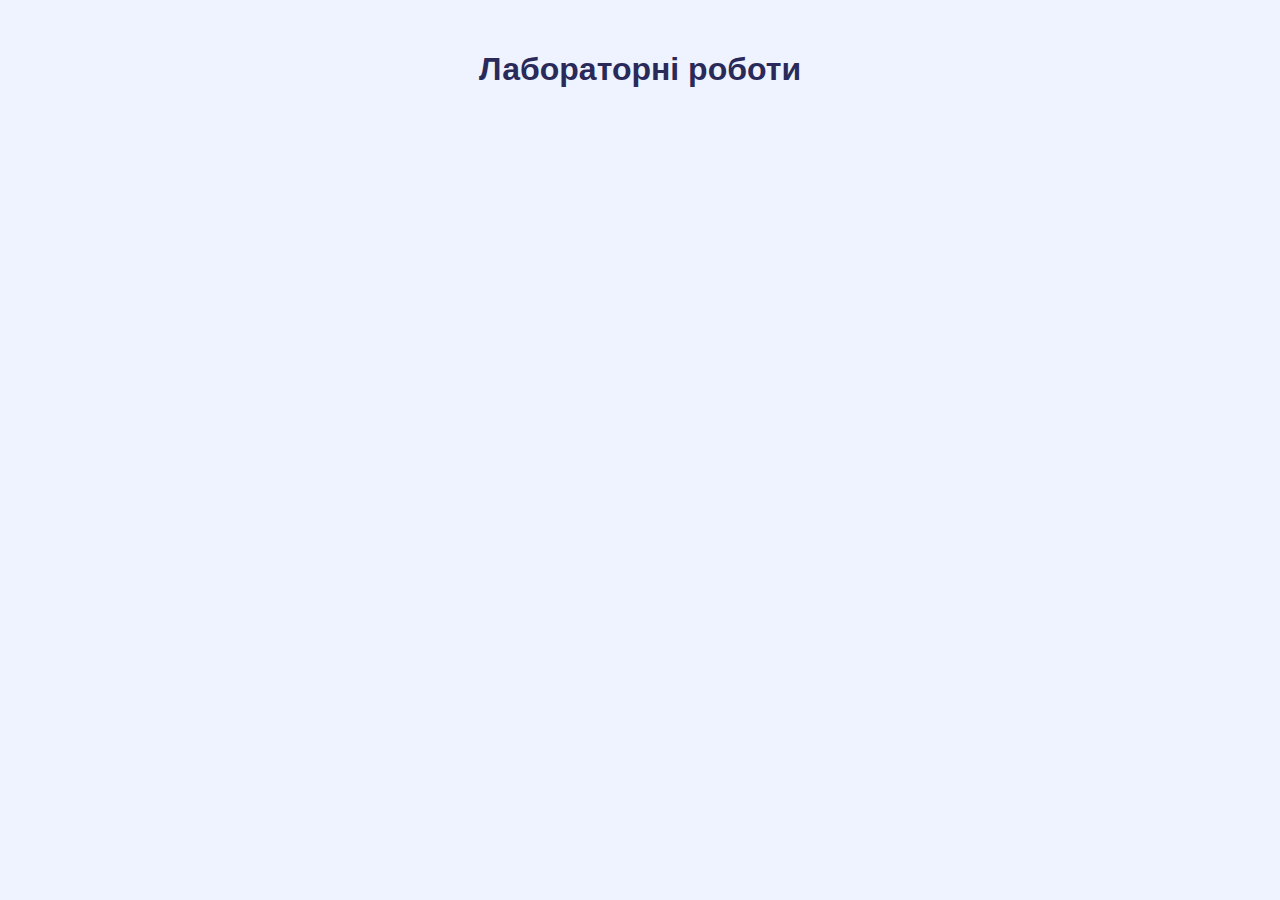
<file: index.html>
<!DOCTYPE html>
<html lang="uk">
<head>
    <meta charset="UTF-8">
    <meta name="viewport" content="width=device-width, initial-scale=1.0">
    <title>Лабораторні роботи</title>
    <link rel="stylesheet" href="style.css">
</head>
<body>

<div class="container">
    <h1>Лабораторні роботи</h1>
    <div class="labs" id="labs"></div>
</div>

<script src="script.js"></script>
</body>
</html>
</file>
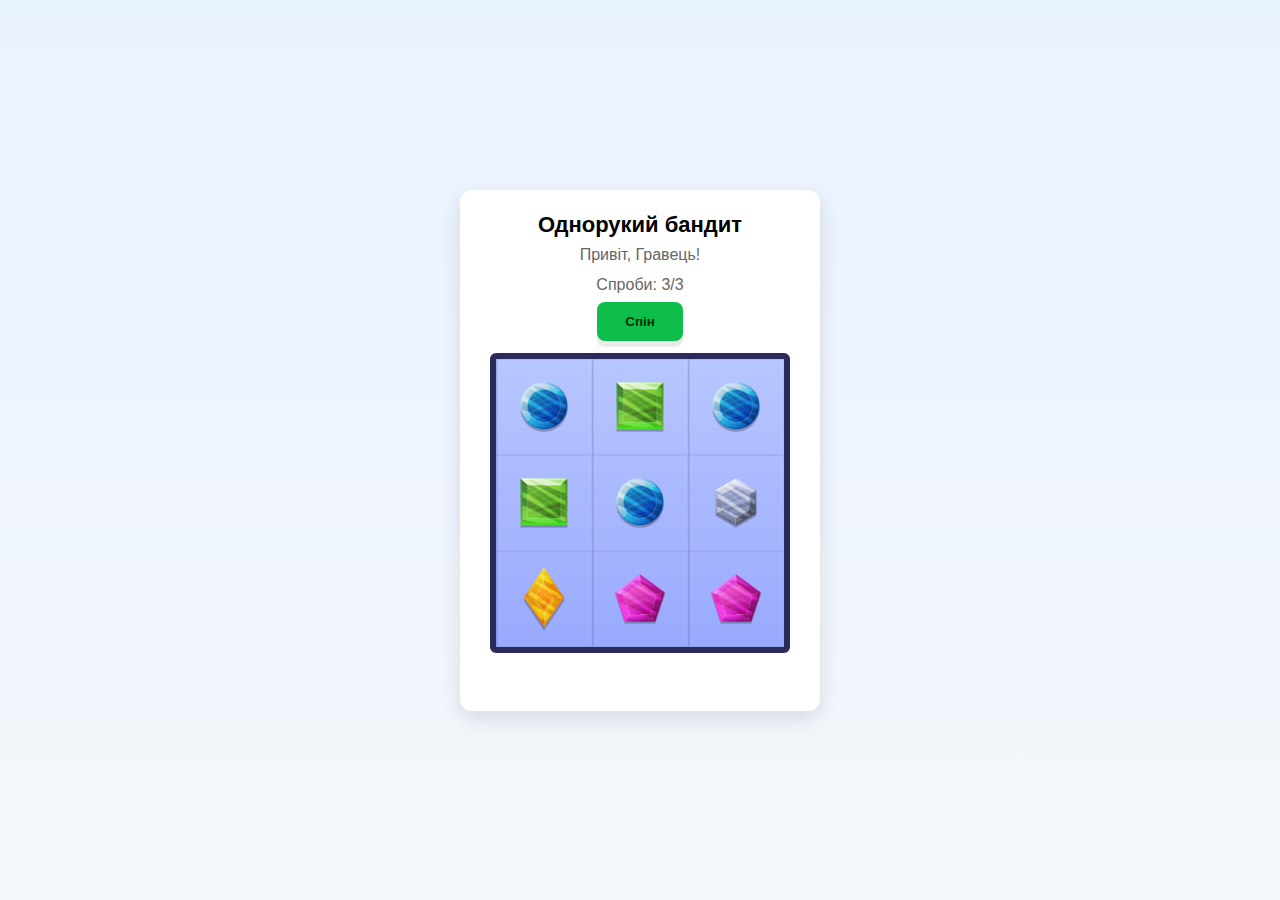
<file: lr-10/index.html>
<!doctype html>
<html lang="uk">
<head>
  <meta charset="utf-8" />
  <meta name="viewport" content="width=device-width,initial-scale=1" />
  <title>Однорукий бандит</title>
  <link rel="stylesheet" href="style.css" />
</head>
<body>
  <div class="container">
    <h1>Однорукий бандит</h1>
    <p id="hello" class="subtitle">Ласкаво просимо!</p>

    <div class="attempts">Спроби: <span id="attemptsLeft">3</span>/3</div>

    <button id="generate" class="btn">Спін</button>

    <div class="slot-wrapper">
      <div class="slot" data-col="0">
        <div class="reel"></div>
      </div>
      <div class="slot" data-col="1">
        <div class="reel"></div>
      </div>
      <div class="slot" data-col="2">
        <div class="reel"></div>
      </div>

      <!-- grid overlay for cells (3x3) -->
      <div class="grid">
        <div class="cell" data-row="0" data-col="0"></div>
        <div class="cell" data-row="0" data-col="1"></div>
        <div class="cell" data-row="0" data-col="2"></div>

        <div class="cell" data-row="1" data-col="0"></div>
        <div class="cell" data-row="1" data-col="1"></div>
        <div class="cell" data-row="1" data-col="2"></div>

        <div class="cell" data-row="2" data-col="0"></div>
        <div class="cell" data-row="2" data-col="1"></div>
        <div class="cell" data-row="2" data-col="2"></div>
      </div>

      <!-- SVG for animated winning lines -->
      <svg class="lines" viewBox="0 0 300 300" preserveAspectRatio="none" aria-hidden="true">
        <!-- 3 horizontals -->
        <line id="line-row-0" x1="10" y1="50" x2="290" y2="50" />
        <line id="line-row-1" x1="10" y1="150" x2="290" y2="150" />
        <line id="line-row-2" x1="10" y1="250" x2="290" y2="250" />
        <!-- diagonals -->
        <line id="line-diag-1" x1="10" y1="10" x2="290" y2="290" />
        <line id="line-diag-2" x1="290" y1="10" x2="10" y2="290" />
      </svg>
    </div>

    <div id="message" class="message"></div>
  </div>

  <script src="script.js"></script>
</body>
</html>
</file>
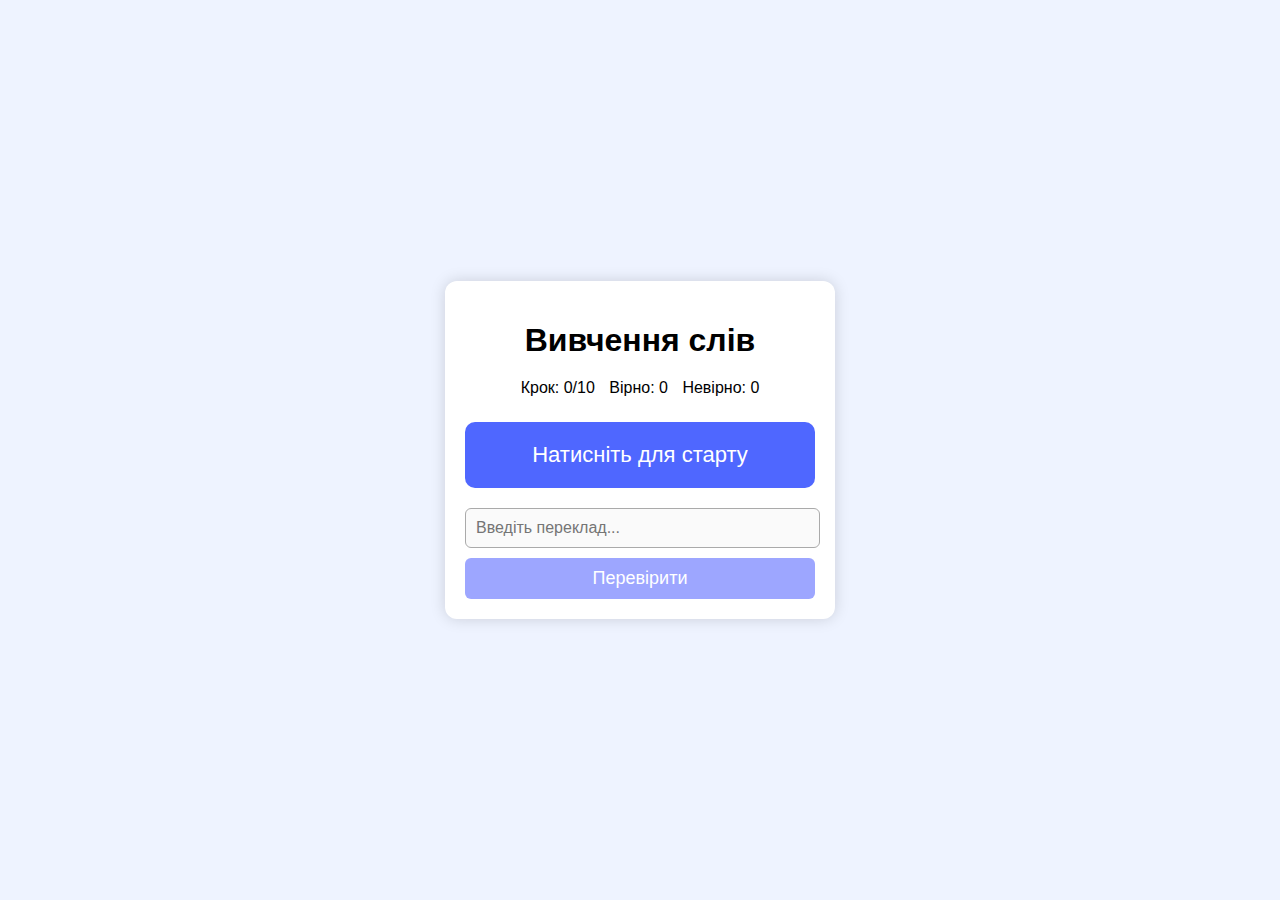
<file: lr-11/index.html>
<!DOCTYPE html>
<html lang="uk">
<head>
    <meta charset="UTF-8">
    <meta name="viewport" content="width=device-width, initial-scale=1.0">
    <title>Language Learning App</title>
    <link rel="stylesheet" href="style.css">
    <script src="https://code.jquery.com/jquery-3.6.0.min.js"></script>
</head>
<body>

<div class="container">
    <h1>Вивчення слів</h1>

    <div class="stats">
        <span id="step">Крок: 0/10</span>
        <span id="correct">Вірно: 0</span>
        <span id="wrong">Невірно: 0</span>
    </div>

    <div id="card" class="card">Натисніть для старту</div>

    <input type="text" id="inputWord" placeholder="Введіть переклад..." disabled>

    <button id="checkBtn" disabled>Перевірити</button>
</div>

<!-- Модальне вікно -->
<div id="modal" class="modal">
    <div class="modal-content">
        <h2>Ваш результат</h2>
        <p id="resultText"></p>
        <button id="closeModal">Закрити</button>
    </div>
</div>

<script src="script.js"></script>
</body>
</html>
</file>
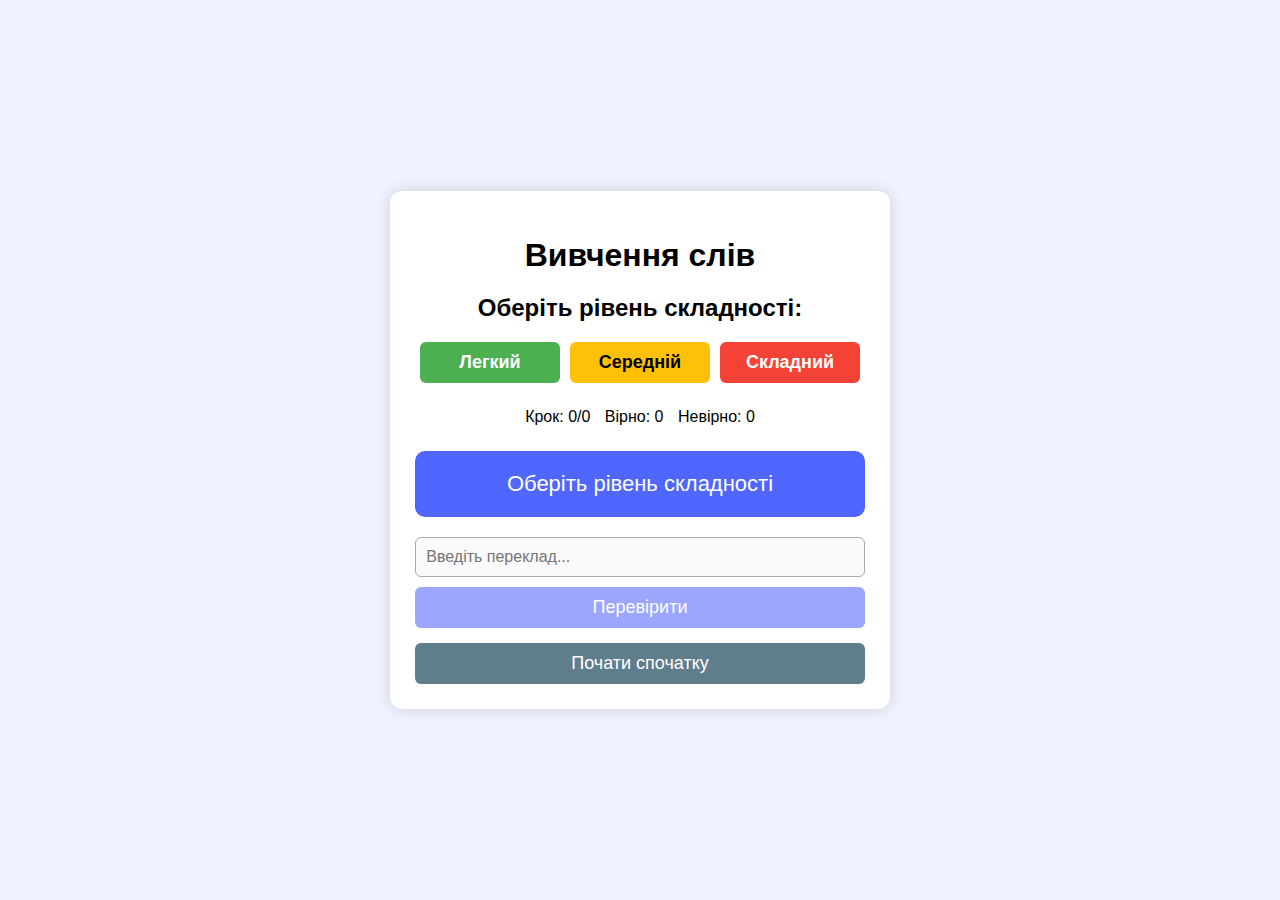
<file: lr-12/index.html>
<!DOCTYPE html>
<html lang="uk">
<head>
    <meta charset="UTF-8">
    <meta name="viewport" content="width=device-width, initial-scale=1.0">
    <title>Language Learning App</title>
    <link rel="stylesheet" href="style.css">
    <script src="https://code.jquery.com/jquery-3.6.0.min.js"></script>
</head>
<body>
<div class="container">
    <h1>Вивчення слів</h1>

    <div class="difficulty-levels">
        <h2>Оберіть рівень складності:</h2>
        <div class="levels">
            <button class="level-btn" data-level="easy">Легкий</button>
            <button class="level-btn" data-level="medium">Середній</button>
            <button class="level-btn" data-level="hard">Складний</button>
        </div>
    </div>

    <div class="stats">
        <span id="step">Крок: 0/0</span>
        <span id="correct">Вірно: 0</span>
        <span id="wrong">Невірно: 0</span>
    </div>

    <div id="card" class="card">Оберіть рівень складності</div>

    <input type="text" id="inputWord" placeholder="Введіть переклад..." disabled>
    <button id="checkBtn" disabled>Перевірити</button>
    <button id="restartBtn" class="restart-btn">Почати спочатку</button>
</div>

<div id="modal" class="modal">
    <div class="modal-content">
        <h2>Ваш результат</h2>
        <p id="resultText"></p>
        <button id="closeModal">Закрити</button>
    </div>
</div>

<script src="script.js"></script>
</body>
</html>
</file>
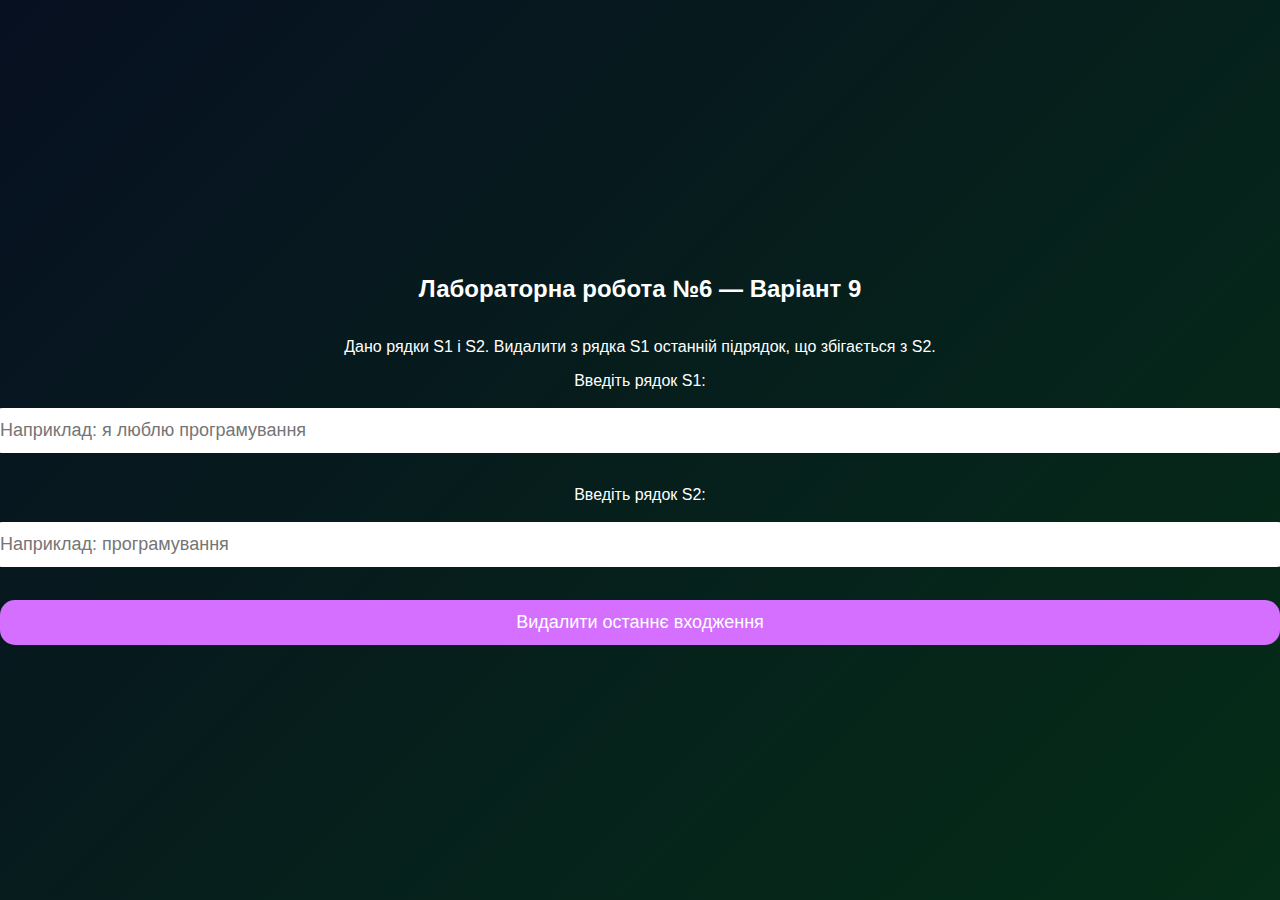
<file: lr-7/index.html>
<!DOCTYPE html>
<html lang="uk">
<head>
  <meta charset="UTF-8">
  <meta name="viewport" content="width=device-width, initial-scale=1.0">
  <title>Лабораторна №6 — Варіант 9</title>
  <link rel="stylesheet" href="style.css">
</head>
<body>
  <h2>Лабораторна робота №6 — Варіант 9</h2>
  <p>Дано рядки S1 і S2. Видалити з рядка S1 останній підрядок, що збігається з S2.</p>

  <label>Введіть рядок S1:</label><br>
  <input type="text" id="s1" placeholder="Наприклад: я люблю програмування"><br>

  <label>Введіть рядок S2:</label><br>
  <input type="text" id="s2" placeholder="Наприклад: програмування"><br>

  <button onclick="removeLast()">Видалити останнє входження</button>

  <div id="result"></div>

  <script src="script.js"></script>
</body>
</html>
</file>
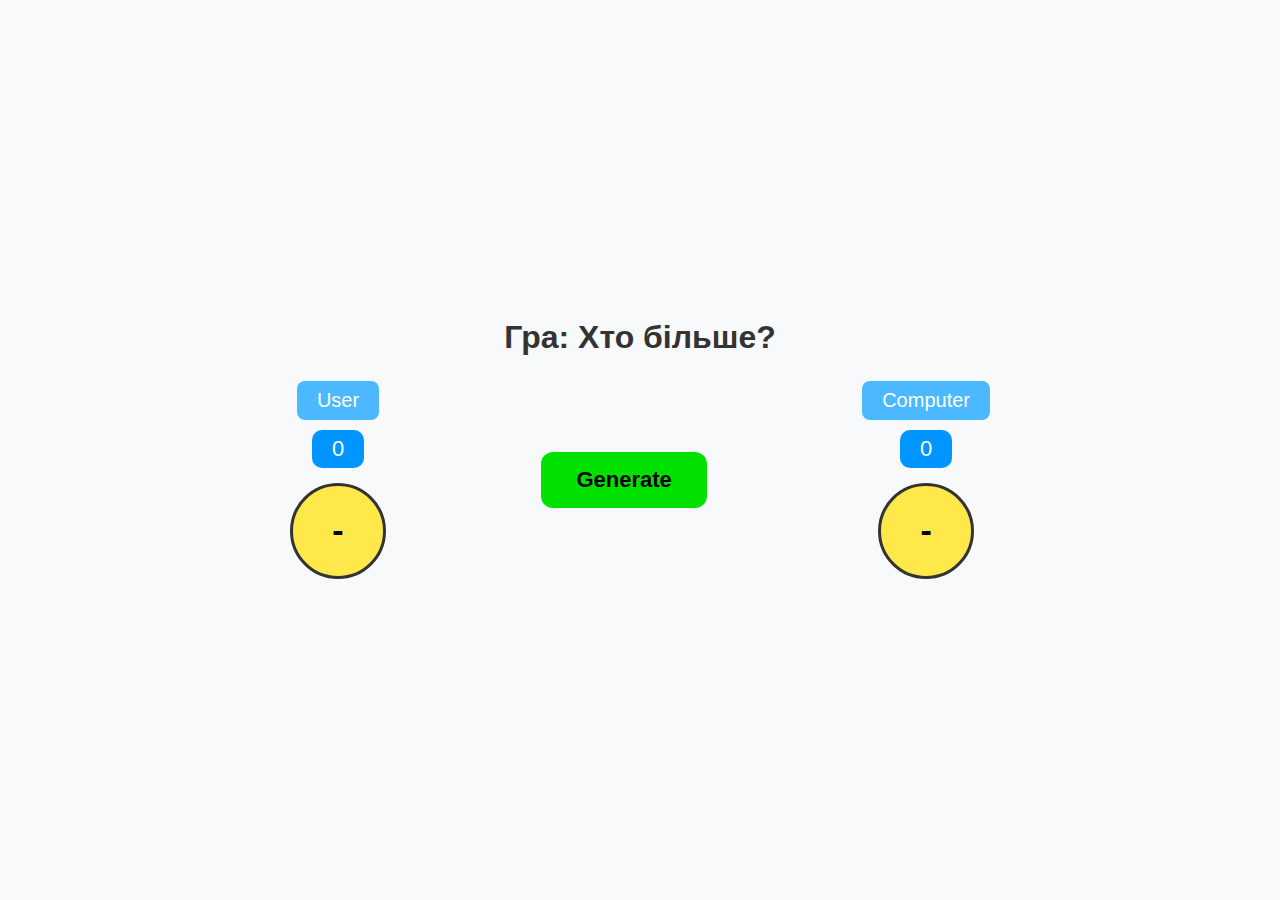
<file: lr-8/index.html>
<!DOCTYPE html>
<html lang="uk">
<head>
    <meta charset="UTF-8">
    <meta name="viewport" content="width=device-width, initial-scale=1.0">
    <title>Гра: Хто більше?</title>
    <link rel="stylesheet" href="style.css">
</head>
<body>

<div class="container">

    <h1>Гра: Хто більше?</h1>

    <div class="scoreboard">
        <div class="player">
            <div class="name" id="userName">User</div>
            <div class="score" id="userScore">0</div>
            <div class="circle" id="userNumber">-</div>
        </div>

        <button id="generateBtn" class="generate">Generate</button>

        <div class="player">
            <div class="name">Computer</div>
            <div class="score" id="compScore">0</div>
            <div class="circle" id="compNumber">-</div>
        </div>
    </div>

    <p class="message" id="message"></p>

</div>

<script src="script.js"></script>
</body>
</html>
</file>
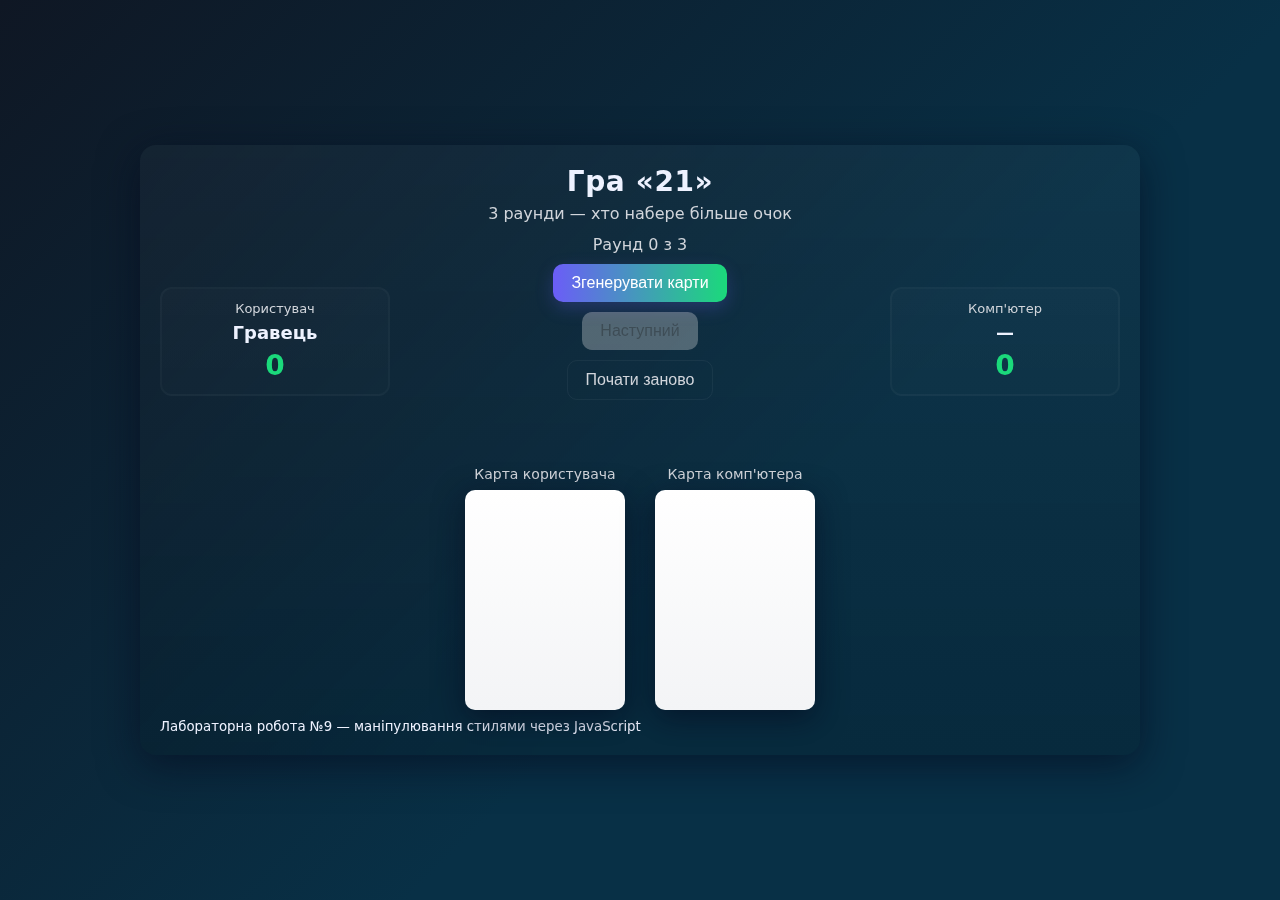
<file: lr-9/index.html>
<!DOCTYPE html>
<html lang="uk">
<head>
  <meta charset="utf-8" />
  <meta name="viewport" content="width=device-width,initial-scale=1" />
  <title>Гра 21 — Користувач vs Комп'ютер</title>
  <link rel="stylesheet" href="style.css" />
</head>
<body>
  <main class="app">
    <header class="header">
      <h1>Гра «21»</h1>
      <p class="subtitle">3 раунди — хто набере більше очок</p>
    </header>

    <section class="scoreboard">
      <div class="player user">
        <div class="label">Користувач</div>
        <div class="name" id="userName">—</div>
        <div class="score" id="userScore">0</div>
      </div>

      <div class="center-panel">
        <div class="round">Раунд <span id="roundNumber">0</span> з 3</div>
        <button id="generateBtn" class="btn primary">Згенерувати карти</button>
        <button id="nextBtn" class="btn" disabled>Наступний</button>
        <button id="resetBtn" class="btn ghost">Почати заново</button>
        <div class="result" id="roundResult" aria-live="polite"></div>
      </div>

      <div class="player computer">
        <div class="label">Комп'ютер</div>
        <div class="name">—</div>
        <div class="score" id="computerScore">0</div>
      </div>
    </section>

    <section class="cards-area">
      <div class="cards-column">
        <div class="cards-title">Карта користувача</div>
        <div class="card-slot" id="userCard" aria-hidden="true"></div>
      </div>

      <div class="cards-column">
        <div class="cards-title">Карта комп'ютера</div>
        <div class="card-slot" id="computerCard" aria-hidden="true"></div>
      </div>
    </section>

    <section class="final" id="finalPanel" hidden>
      <h2 id="finalText"></h2>
      <p id="finalSummary"></p>
    </section>

    <footer class="footer">
      <small>Лабораторна робота №9 — маніпулювання стилями через JavaScript</small>
    </footer>
  </main>

  <script src="script.js"></script>
</body>
</html>
</file>
<file: style.css>
body {
    margin: 0;
    padding: 0;
    font-family: Arial, sans-serif;
    background: #eef3ff;
    display: flex;
    justify-content: center;
}

.container {
    width: 90%;
    max-width: 1100px;
    text-align: center;
    padding: 30px 0;
}

h1 {
    margin-bottom: 25px;
    color: #2a2a5a;
}

.labs {
    display: grid;
    grid-template-columns: repeat(auto-fill, minmax(240px, 1fr));
    gap: 20px;
}

.lab-card {
    background: white;
    border-radius: 12px;
    box-shadow: 0 4px 15px rgba(0,0,0,0.1);
    padding: 15px;
    cursor: pointer;
    transition: 0.3s;
    text-decoration: none;
    color: inherit;
}

.lab-card img {
    width: 100%;
    height: 150px;
    object-fit: cover;
    border-radius: 8px;
}

.lab-card:hover {
    transform: translateY(-5px);
    box-shadow: 0 6px 18px rgba(0,0,0,0.15);
}

.lab-title {
    font-size: 18px;
    font-weight: bold;
    margin-top: 12px;
    color: #333;
}
</file>
<file: lr-10/style.css>
:root{
  --bg:#f4f7fb;
  --card:#ffffff;
  --accent:#0fbd4a;
  --muted:#666;
  --win:#ffcc00;
}
*{box-sizing:border-box}
html,body{height:100%}
body{
  margin:0;
  font-family:Inter, "Segoe UI", Roboto, Arial, sans-serif;
  background:linear-gradient(180deg,#e9f2ff 0%,var(--bg) 100%);
  display:flex;
  align-items:center;
  justify-content:center;
  padding:24px;
}

.container{
  width:360px;
  max-width:95vw;
  background:var(--card);
  border-radius:12px;
  padding:18px;
  box-shadow:0 8px 20px rgba(20,30,50,0.12);
  text-align:center;
}

h1{margin:4px 0 8px; font-size:22px}
.subtitle{margin:0 0 12px; color:var(--muted)}
.attempts{margin-bottom:8px; color:var(--muted)}

.btn{
  display:inline-block;
  background:var(--accent);
  color:#003100;
  border:none;
  padding:12px 28px;
  font-weight:700;
  border-radius:8px;
  cursor:pointer;
  box-shadow:0 6px 0 rgba(0,0,0,0.08);
  margin-bottom:12px;
}
.btn:disabled{opacity:0.5; cursor:not-allowed}

.slot-wrapper{
  position:relative;
  margin:0 auto 12px;
  width:300px;
  height:300px;
  border:6px solid #2b2b5b;
  border-radius:6px;
  background:linear-gradient(180deg,#b8c6ff 0%, #99aaff 100%);
  overflow:hidden;
}

.slot{
  position:absolute;
  top:0;
  bottom:0;
  width:33.3333%;
  border-left:2px solid rgba(0,0,0,0.07);
  border-right:2px solid rgba(255,255,255,0.06);
}
.slot:nth-child(1){left:0}
.slot:nth-child(2){left:33.3333%}
.slot:nth-child(3){left:66.6666%}

.reel{
  position:absolute;
  left:0; right:0;
  top:0;
  will-change:transform;
}

.grid{
  position:absolute;
  inset:0;
  display:grid;
  grid-template-rows:repeat(3,1fr);
  grid-template-columns:repeat(3,1fr);
  pointer-events:none;
}
.cell{
  display:flex;
  align-items:center;
  justify-content:center;
  border:1px solid rgba(0,0,0,0.06);
  background:transparent;
  position:relative;
  overflow:hidden;
}
.cell::after{
  content:"";
  display:block;
  width:100%;
  height:100%;
  background-size:cover;
  background-position:center;
  background-repeat:no-repeat;
}

.cell img{display:none}

.lines{
  position:absolute;
  inset:0;
  width:100%;
  height:100%;
  pointer-events:none;
}
.lines line{
  stroke:rgba(255,255,255,0.6);
  stroke-width:8;
  stroke-linecap:round;
  opacity:0;
  stroke-dasharray:800;
  stroke-dashoffset:800;
  transition:opacity .15s;
  filter:drop-shadow(0 4px 6px rgba(0,0,0,.25));
}

.line-active{
  opacity:1 !important;
  animation:draw 900ms ease forwards;
}

@keyframes draw{
  to{ stroke-dashoffset:0; }
}

.cell.win{
  box-shadow:inset 0 0 0 4px rgba(255,204,0,0.18);
}

.message{
  min-height:28px;
  margin-top:6px;
  font-weight:600;
  color:#123;
}

@media (max-width:420px){
  .slot-wrapper{width:92vw; height:92vw}
}
</file>
<file: lr-11/style.css>
body {
    margin: 0;
    padding: 0;
    font-family: Arial, sans-serif;
    background: #eef3ff;
    display: flex;
    justify-content: center;
    align-items: center;
    height: 100vh;
}

.container {
    width: 350px;
    text-align: center;
    background: white;
    padding: 20px;
    border-radius: 12px;
    box-shadow: 0 0 15px rgba(0,0,0,0.15);
}

h1 {
    margin-bottom: 15px;
}

.stats span {
    display: inline-block;
    margin: 5px;
}

.card {
    background: #4f67ff;
    color: white;
    padding: 20px;
    border-radius: 10px;
    margin: 20px 0;
    font-size: 22px;
    cursor: pointer;
    user-select: none;
}

input {
    width: 95%;
    padding: 10px;
    font-size: 16px;
    border-radius: 6px;
    border: 1px solid #aaa;
}

button {
    margin-top: 10px;
    padding: 10px 20px;
    width: 100%;
    background: #4f67ff;
    border: none;
    color: white;
    font-size: 18px;
    border-radius: 6px;
    cursor: pointer;
}

button:disabled {
    background: #9da6ff;
    cursor: not-allowed;
}

/* Модальне вікно */
.modal {
    display: none;
    position: fixed;
    left: 0; top: 0;
    width: 100%; height: 100%;
    background: rgba(0,0,0,0.5);
}

.modal-content {
    background: white;
    padding: 20px;
    width: 300px;
    margin: 20% auto;
    border-radius: 8px;
    text-align: center;
}
</file>
<file: lr-12/style.css>
body {
    margin: 0;
    padding: 0;
    font-family: Arial, sans-serif;
    background: #eef3ff;
    display: flex;
    justify-content: center;
    align-items: center;
    height: 100vh;
}
.container {
    width: 90%;
    max-width: 450px;
    text-align: center;
    background: white;
    padding: 25px;
    border-radius: 12px;
    box-shadow: 0 0 15px rgba(0,0,0,0.15);
    margin: 20px auto;
}

.difficulty-levels {
    margin-bottom: 20px;
}

.levels {
    display: flex;
    justify-content: space-between;
    margin: 15px 0;
}

.level-btn {
    flex: 1;
    margin: 0 5px;
    padding: 10px;
    border: none;
    border-radius: 6px;
    cursor: pointer;
    font-weight: bold;
    transition: all 0.3s;
}

.level-btn[data-level="easy"] {
    background-color: #4CAF50;
    color: white;
}

.level-btn[data-level="medium"] {
    background-color: #FFC107;
    color: black;
}

.level-btn[data-level="hard"] {
    background-color: #F44336;
    color: white;
}

.level-btn:hover {
    opacity: 0.9;
    transform: translateY(-2px);
}

.restart-btn {
    background-color: #607D8B ;
    margin-top: 15px ;
}

h1 {
    margin-bottom: 15px;
}

.stats span {
    display: inline-block;
    margin: 5px;
}

.card {
    background: #4f67ff;
    color: white;
    padding: 20px;
    border-radius: 10px;
    margin: 20px 0;
    font-size: 22px;
    user-select: none;
}

input {
    width: 95%;
    padding: 10px;
    font-size: 16px;
    border-radius: 6px;
    border: 1px solid #aaa;
}

button {
    margin-top: 10px;
    padding: 10px 20px;
    width: 100%;
    background: #4f67ff;
    border: none;
    color: white;
    font-size: 18px;
    border-radius: 6px;
    cursor: pointer;
}

button:disabled {
    background: #9da6ff;
    cursor: not-allowed;
}

.modal {
    display: none;
    position: fixed;
    left: 0; top: 0;
    width: 100%; height: 100%;
    background: rgba(0,0,0,0.5);
}

.modal-content {
    background: white;
    padding: 20px;
    width: 300px;
    margin: 20% auto;
    border-radius: 8px;
    text-align: center;
}
</file>
<file: lr-7/style.css>
body {
    margin: 0;
    padding: 0;
    font-family: Arial, sans-serif;
    background: linear-gradient(135deg, #071021, #052d17);
    display: flex;
    flex-direction: column;
    align-items: center;
    justify-content: center;
    height: 100vh;
    color: white;
}

/* Контейнер */
.container {
    text-align: center;
    width: 90%;
    max-width: 400px;
}

/* Інпут */
input {
    width: 100%;
    padding: 12px;
    border-radius: 15px;
    border: none;
    outline: none;
    font-size: 18px;
    margin-bottom: 15px;
}

/* Кнопка */
button {
    width: 100%;
    padding: 12px;
    border-radius: 15px;
    border: none;
    font-size: 18px;
    cursor: pointer;
    background: #d46fff;
    color: white;
    transition: 0.2s;
}

button:hover {
    background: #c357f5;
}

/* Куля */
.ball {
    width: 300px;
    height: 300px;
    border-radius: 50%;
    background: radial-gradient(circle, #654ea3, #000000);
    margin: 20px auto;
    position: relative;
    box-shadow: 0 0 25px #b95df7;
    display: flex;
    justify-content: center;
    align-items: center;
}

.ball::before {
    content: "";
    position: absolute;
    width: 100%;
    height: 100%;
    background-image: url("texture.png");
    background-size: cover;
    opacity: 0.45;
    border-radius: 50%;
}

.answer {
    position: relative;
    font-size: 26px;
    font-weight: bold;
    z-index: 2;
    padding: 10px;
}
</file>
<file: lr-8/style.css>
body {
    margin: 0;
    padding: 0;
    background: #f7f9fb;
    font-family: Arial, sans-serif;
    display: flex;
    justify-content: center;
    align-items: center;
    height: 100vh;
}

.container {
    text-align: center;
    width: 90%;
    max-width: 700px;
}

h1 {
    margin-bottom: 25px;
    font-size: 32px;
    color: #333;
}

.scoreboard {
    display: flex;
    justify-content: space-between;
    align-items: center;
}

.player {
    display: flex;
    flex-direction: column;
    align-items: center;
}

.name {
    background: #4cb8ff;
    padding: 8px 20px;
    color: #fff;
    font-size: 20px;
    border-radius: 8px;
    margin-bottom: 10px;
}

.score {
    font-size: 22px;
    margin-bottom: 10px;
    background: #0095ff;
    color: white;
    padding: 6px 20px;
    border-radius: 10px;
}

.circle {
    width: 90px;
    height: 90px;
    background: #ffe84a;
    border-radius: 50%;
    border: 3px solid #333;
    display: flex;
    justify-content: center;
    align-items: center;
    font-size: 34px;
    font-weight: bold;
    margin-top: 5px;
}

.generate {
    background: #00e100;
    padding: 15px 35px;
    border: none;
    border-radius: 12px;
    font-size: 22px;
    cursor: pointer;
    font-weight: bold;
    transition: 0.2s;
}

.generate:hover {
    background: #00c500;
    transform: scale(1.05);
}

.message {
    margin-top: 20px;
    font-size: 24px;
    font-weight: bold;
    color: #444;
}

@media (max-width: 600px) {
    .scoreboard {
        flex-direction: column;
        gap: 20px;
    }
}
</file>
<file: lr-9/style.css>
:root{
  --bg1: #0f1724;
  --bg2: #052f2f;
  --accent: #1bd97b;
  --accent2: #6b5df7;
  --muted: #d1d5db;
  --card-width: 160px;
  --card-height: 220px;
}

*{box-sizing:border-box}
html,body{height:100%}
body{
  margin:0;
  font-family: Inter, system-ui, Arial, sans-serif;
  background: linear-gradient(135deg,var(--bg1), #083046 60%);
  color: #eef2ff;
  display:flex;
  align-items:center;
  justify-content:center;
  padding:24px;
}

.app{
  width:100%;
  max-width:1000px;
  background: linear-gradient(180deg, rgba(255,255,255,0.03), rgba(0,0,0,0.12));
  border-radius:16px;
  padding:20px;
  box-shadow: 0 10px 40px rgba(5,10,30,0.6);
  backdrop-filter: blur(6px);
}

.header{
  text-align:center;
  margin-bottom:12px;
}
.header h1{
  margin:0;
  font-size:28px;
  letter-spacing:0.6px;
}
.header .subtitle{
  margin:6px 0 0 0;
  color:var(--muted);
}

.scoreboard{
  display:flex;
  align-items:center;
  justify-content:space-between;
  gap:12px;
  margin-top:8px;
  flex-wrap:wrap;
}

.player{
  background: linear-gradient(180deg, rgba(255,255,255,0.02), rgba(255,255,255,0.01));
  padding:12px;
  border-radius:12px;
  width:230px;
  text-align:center;
  border: 2px solid rgba(255,255,255,0.03);
}
.player .label{
  font-size:13px;
  color:var(--muted);
  margin-bottom:6px;
}
.player .name{
  font-weight:600;
  font-size:18px;
  margin-bottom:6px;
}
.player .score{
  font-size:28px;
  font-weight:700;
  color:var(--accent);
}

.center-panel{
  text-align:center;
  flex:1 1 260px;
  display:flex;
  flex-direction:column;
  gap:10px;
  align-items:center;
}
.round{color:var(--muted)}
.btn{
  padding:10px 18px;
  font-size:16px;
  border-radius:10px;
  border:none;
  cursor:pointer;
  transition: transform .12s ease, box-shadow .12s ease;
}
.btn:active{transform:translateY(1px)}
.btn.primary{
  background: linear-gradient(90deg, var(--accent2), var(--accent));
  color:#ffffff;
  box-shadow: 0 6px 18px rgba(107,93,247,0.24);
}
.btn.ghost{
  background:transparent;
  color:var(--muted);
  border:1px solid rgba(255,255,255,0.05);
}

.cards-area{
  display:flex;
  gap:30px;
  justify-content:center;
  margin-top:18px;
  margin-bottom:6px;
  flex-wrap:wrap;
}
.cards-column{
  display:flex;
  flex-direction:column;
  align-items:center;
  gap:8px;
}
.cards-title{color:var(--muted); font-size:14px}

.card-slot{
  width:var(--card-width);
  height:var(--card-height);
  border-radius:10px;
  background: linear-gradient(180deg, #ffffff, #f3f4f6);
  display:flex;
  align-items:center;
  justify-content:center;
  position:relative;
  box-shadow: 0 8px 30px rgba(5,10,30,0.6);
  transition: transform .3s ease, box-shadow .3s ease;
  overflow:hidden;
}

.card{
  width:92%;
  height:92%;
  border-radius:8px;
  background: linear-gradient(180deg,#fff,#f8fafc);
  display:flex;
  flex-direction:column;
  justify-content:space-between;
  padding:8px;
  font-weight:700;
  color:#111827;
  position:relative;
  box-shadow: inset 0 1px 0 rgba(255,255,255,0.6);
}
.card .corner{
  font-size:20px;
}
.card .centerMark{
  font-size:44px;
  opacity:0.9;
  display:flex;
  align-items:center;
  justify-content:center;
}

/* suits colors */
.heart, .diamond { color:#b91c1c; }
.spade, .club { color:#0f1724; }

.result{
  min-height:38px;
  color:var(--muted);
}

.final{
  margin-top:16px;
  padding:14px;
  border-radius:10px;
  background: linear-gradient(90deg, rgba(255,255,255,0.02), rgba(255,255,255,0.01));
  text-align:center;
}
.final h2{margin:0 0 6px 0}
.final p{margin:0;color:var(--muted)}

@media (max-width:720px){
  .player{width:100%}
  .center-panel{order:3}
  .cards-area{flex-direction:column;gap:12px}
  :root{--card-width:220px;--card-height:300px}
}

.cardPNG {
  width: 100%;
  height: 100%;
  object-fit: contain;
  border-radius: 12px;
  box-shadow: 0 6px 20px rgba(0,0,0,0.4);
}
</file>
